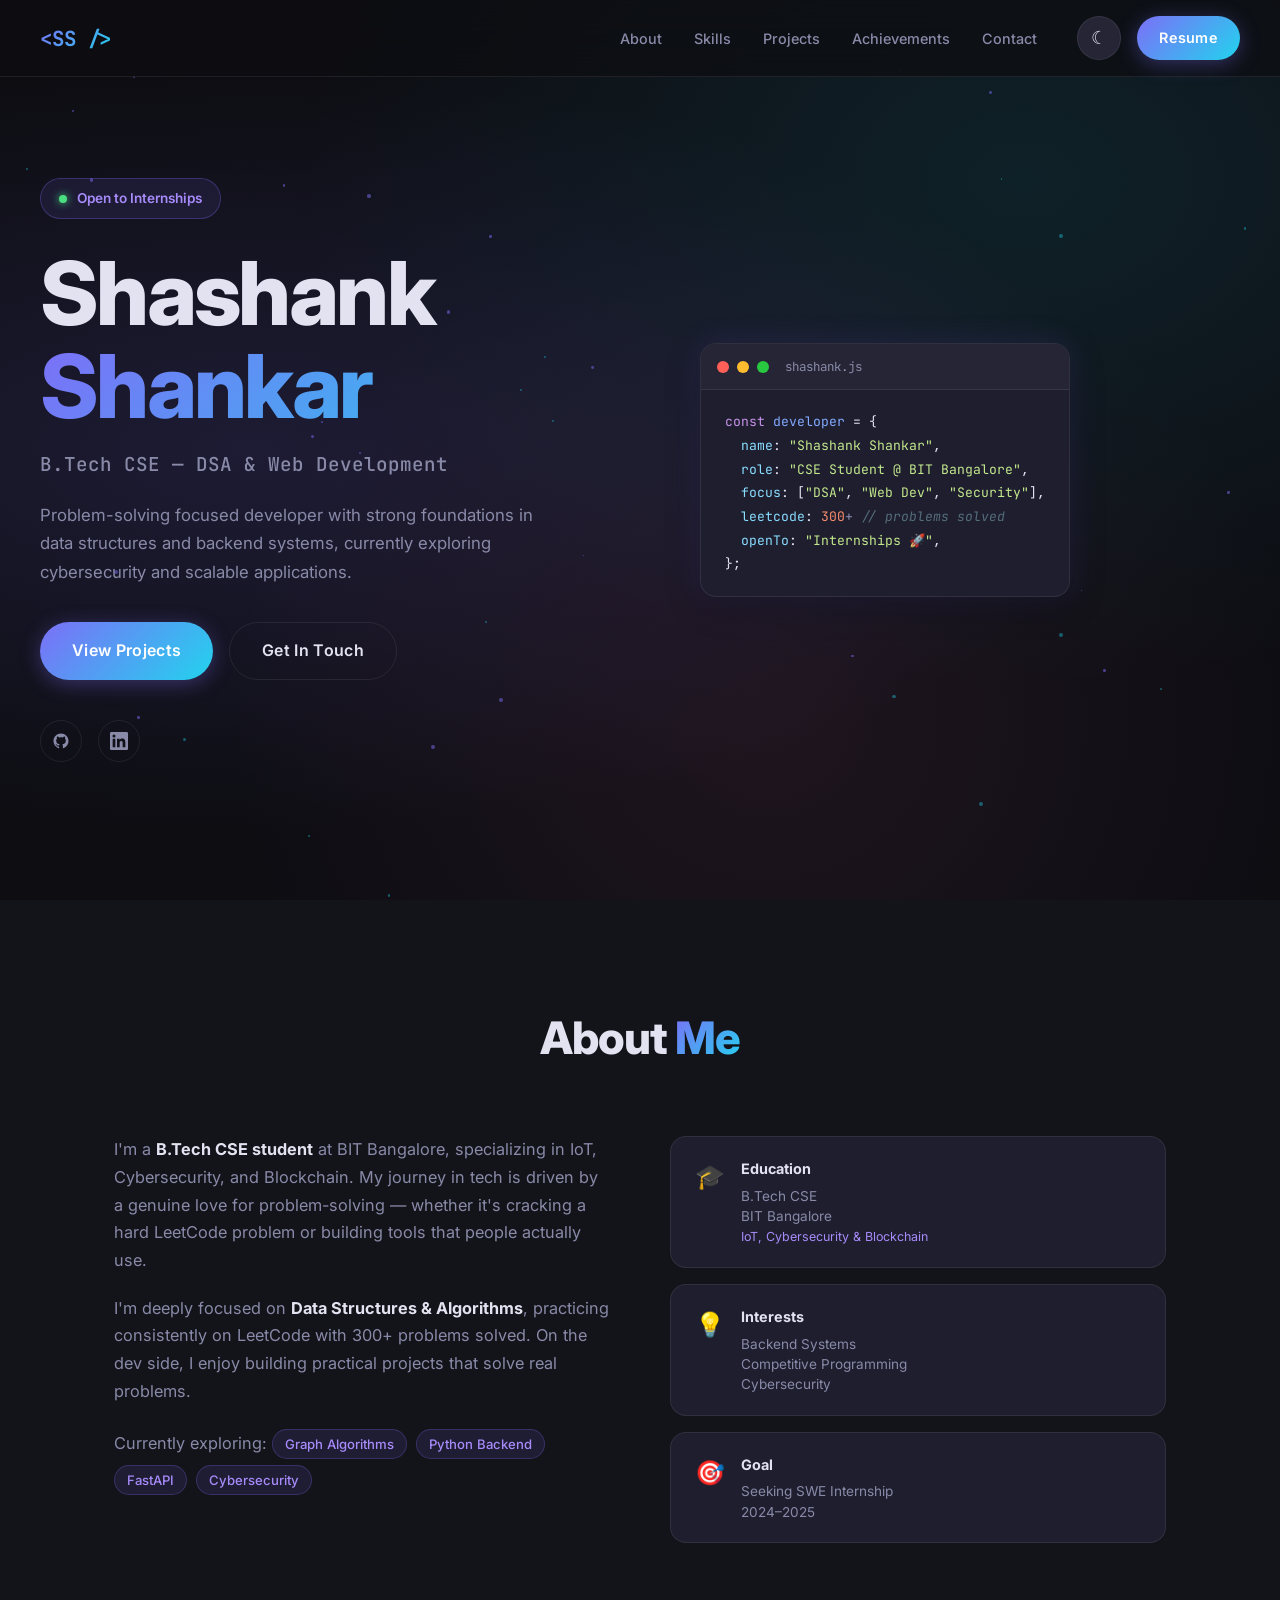
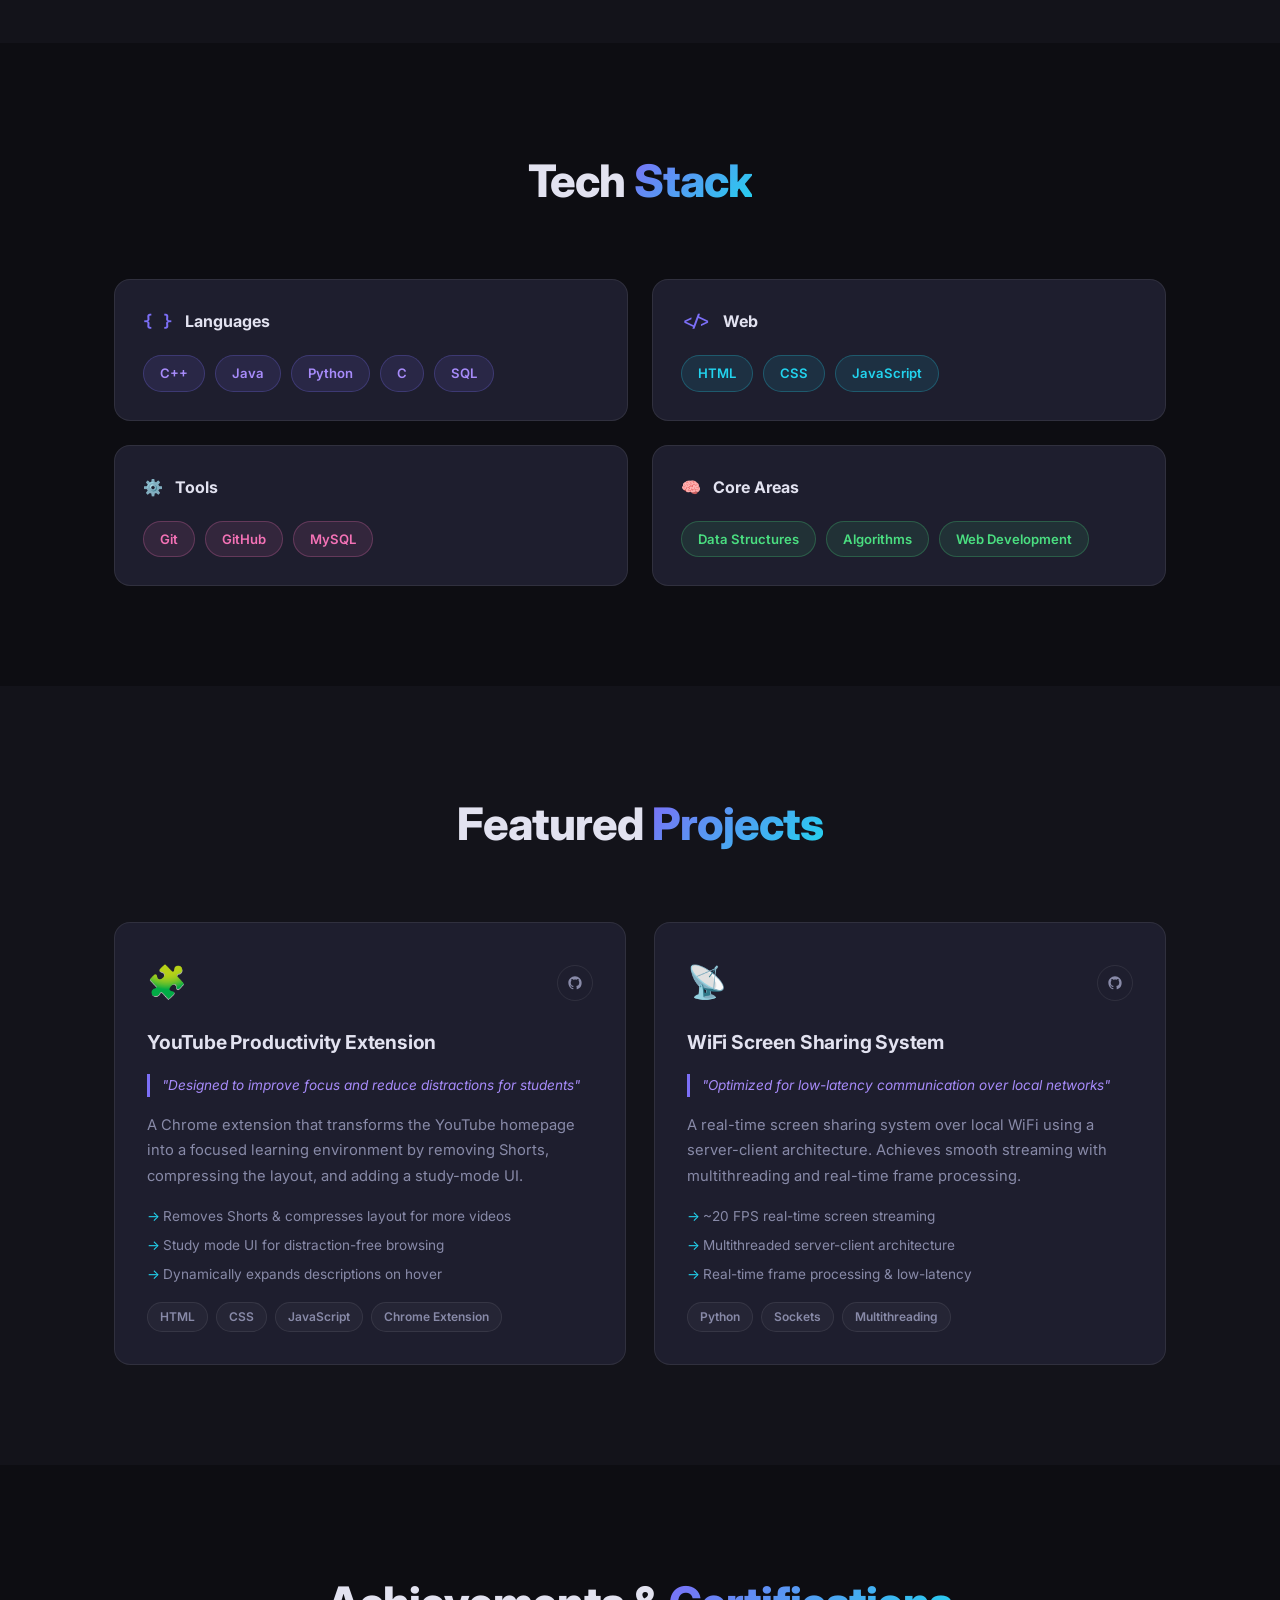
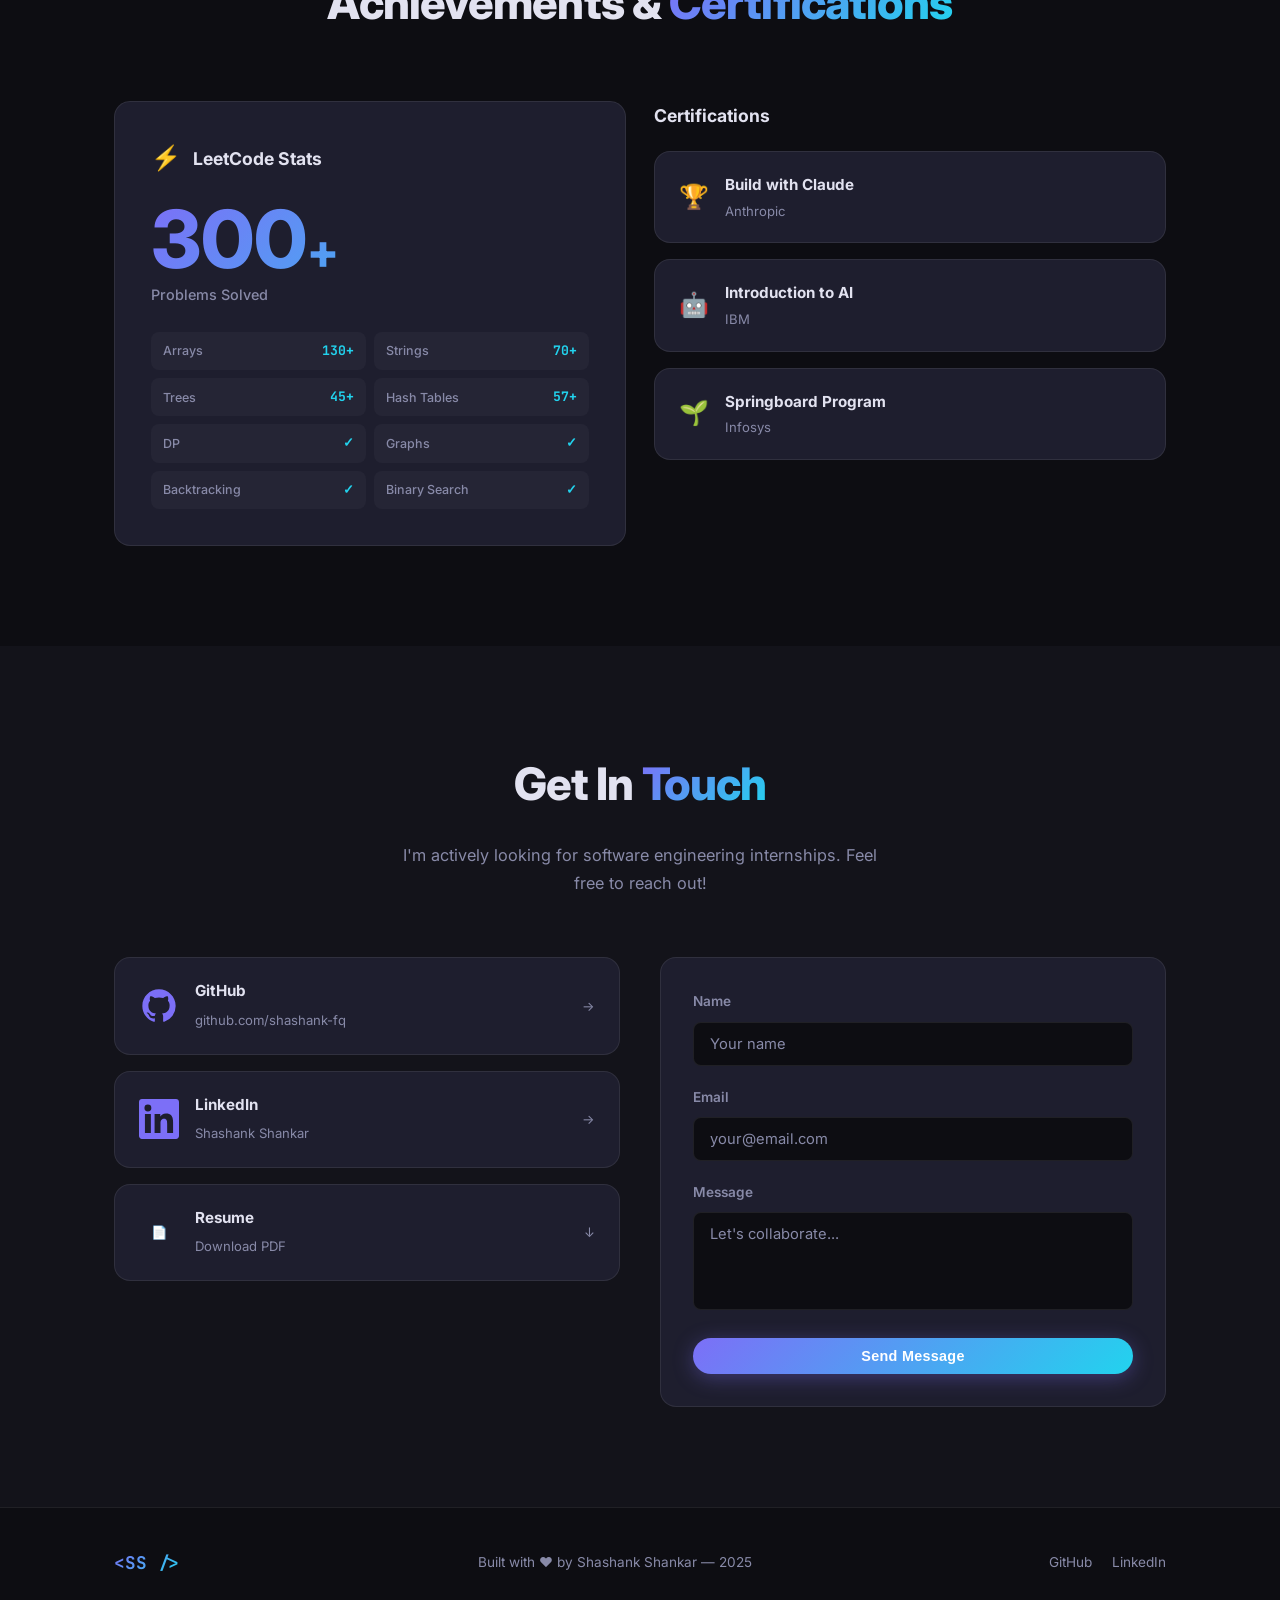
<file: index.html>
<!DOCTYPE html>
<html lang="en" data-theme="dark">
<head>
  <meta charset="UTF-8" />
  <meta name="viewport" content="width=device-width, initial-scale=1.0" />
  <title>Shashank Shankar | Developer Portfolio</title>
  <meta name="description" content="B.Tech CSE student specializing in DSA and Web Development. Seeking software engineering internships." />
  <link rel="preconnect" href="https://fonts.googleapis.com" />
  <link rel="preconnect" href="https://fonts.gstatic.com" crossorigin />
  <link href="https://fonts.googleapis.com/css2?family=Inter:wght@300;400;500;600;700;800&family=JetBrains+Mono:wght@400;500;700&display=swap" rel="stylesheet" />
  <link rel="stylesheet" href="style.css" />
</head>
<body>

  <!-- NAV -->
  <nav id="navbar">
    <div class="nav-inner">
      <a href="#hero" class="nav-logo">&lt;SS /&gt;</a>
      <ul class="nav-links">
        <li><a href="#about">About</a></li>
        <li><a href="#skills">Skills</a></li>
        <li><a href="#projects">Projects</a></li>
        <li><a href="#achievements">Achievements</a></li>
        <li><a href="#contact">Contact</a></li>
      </ul>
      <div class="nav-actions">
        <button id="theme-toggle" aria-label="Toggle theme">
          <span class="icon-sun">&#9728;</span>
          <span class="icon-moon">&#9790;</span>
        </button>
        <a href="#" class="btn btn-primary" id="resume-btn">Resume</a>
      </div>
      <button class="hamburger" id="hamburger" aria-label="Menu">
        <span></span><span></span><span></span>
      </button>
    </div>
    <div class="mobile-menu" id="mobile-menu">
      <a href="#about">About</a>
      <a href="#skills">Skills</a>
      <a href="#projects">Projects</a>
      <a href="#achievements">Achievements</a>
      <a href="#contact">Contact</a>
    </div>
  </nav>

  <!-- HERO -->
  <section id="hero">
    <div class="hero-bg"></div>
    <div class="particles" id="particles"></div>
    <div class="hero-content">
      <div class="hero-badge">
        <span class="badge-dot"></span>
        Open to Internships
      </div>
      <h1 class="hero-name">
        <span class="name-line">Shashank</span>
        <span class="name-line gradient-text">Shankar</span>
      </h1>
      <p class="hero-tagline">B.Tech CSE &mdash; DSA &amp; Web Development</p>
      <p class="hero-intro">
        Problem-solving focused developer with strong foundations in data structures and backend systems,
        currently exploring cybersecurity and scalable applications.
      </p>
      <div class="hero-cta">
        <a href="#projects" class="btn btn-primary btn-lg">View Projects</a>
        <a href="#contact" class="btn btn-outline btn-lg">Get In Touch</a>
      </div>
      <div class="hero-socials">
        <a href="https://github.com/shashank-fq" target="_blank" rel="noopener" aria-label="GitHub">
          <svg viewBox="0 0 24 24" fill="currentColor"><path d="M12 2C6.477 2 2 6.484 2 12.017c0 4.425 2.865 8.18 6.839 9.504.5.092.682-.217.682-.483 0-.237-.008-.868-.013-1.703-2.782.605-3.369-1.343-3.369-1.343-.454-1.158-1.11-1.466-1.11-1.466-.908-.62.069-.608.069-.608 1.003.07 1.531 1.032 1.531 1.032.892 1.53 2.341 1.088 2.91.832.092-.647.35-1.088.636-1.338-2.22-.253-4.555-1.113-4.555-4.951 0-1.093.39-1.988 1.029-2.688-.103-.253-.446-1.272.098-2.65 0 0 .84-.27 2.75 1.026A9.564 9.564 0 0112 6.844c.85.004 1.705.115 2.504.337 1.909-1.296 2.747-1.027 2.747-1.027.546 1.379.202 2.398.1 2.651.64.7 1.028 1.595 1.028 2.688 0 3.848-2.339 4.695-4.566 4.943.359.309.678.92.678 1.855 0 1.338-.012 2.419-.012 2.747 0 .268.18.58.688.482A10.019 10.019 0 0022 12.017C22 6.484 17.522 2 12 2z"/></svg>
        </a>
        <a href="https://www.linkedin.com/in/shashank-shankar-a18a5431a/" target="_blank" rel="noopener" aria-label="LinkedIn">
          <svg viewBox="0 0 24 24" fill="currentColor"><path d="M20.447 20.452h-3.554v-5.569c0-1.328-.027-3.037-1.852-3.037-1.853 0-2.136 1.445-2.136 2.939v5.667H9.351V9h3.414v1.561h.046c.477-.9 1.637-1.85 3.37-1.85 3.601 0 4.267 2.37 4.267 5.455v6.286zM5.337 7.433a2.062 2.062 0 01-2.063-2.065 2.064 2.064 0 112.063 2.065zm1.782 13.019H3.555V9h3.564v11.452zM22.225 0H1.771C.792 0 0 .774 0 1.729v20.542C0 23.227.792 24 1.771 24h20.451C23.2 24 24 23.227 24 22.271V1.729C24 .774 23.2 0 22.222 0h.003z"/></svg>
        </a>
      </div>
    </div>
    <div class="hero-code-block">
      <div class="code-window">
        <div class="code-titlebar">
          <span class="dot red"></span><span class="dot yellow"></span><span class="dot green"></span>
          <span class="code-filename">shashank.js</span>
        </div>
        <pre class="code-content"><span class="kw">const</span> <span class="var">developer</span> = {
  <span class="key">name</span>: <span class="str">"Shashank Shankar"</span>,
  <span class="key">role</span>: <span class="str">"CSE Student @ BIT Bangalore"</span>,
  <span class="key">focus</span>: [<span class="str">"DSA"</span>, <span class="str">"Web Dev"</span>, <span class="str">"Security"</span>],
  <span class="key">leetcode</span>: <span class="num">300</span><span class="op">+</span> <span class="cm">// problems solved</span>
  <span class="key">openTo</span>: <span class="str">"Internships 🚀"</span>,
};</pre>
      </div>
    </div>
  </section>

  <!-- ABOUT -->
  <section id="about">
    <div class="container">
      <h2 class="section-title">About <span class="gradient-text">Me</span></h2>
      <div class="about-grid">
        <div class="about-text">
          <p>I'm a <strong>B.Tech CSE student</strong> at BIT Bangalore, specializing in IoT, Cybersecurity, and Blockchain. My journey in tech is driven by a genuine love for problem-solving — whether it's cracking a hard LeetCode problem or building tools that people actually use.</p>
          <p>I'm deeply focused on <strong>Data Structures & Algorithms</strong>, practicing consistently on LeetCode with 300+ problems solved. On the dev side, I enjoy building practical projects that solve real problems.</p>
          <p>Currently exploring: <span class="tag">Graph Algorithms</span> <span class="tag">Python Backend</span> <span class="tag">FastAPI</span> <span class="tag">Cybersecurity</span></p>
        </div>
        <div class="about-cards">
          <div class="info-card">
            <div class="info-icon">🎓</div>
            <div>
              <h4>Education</h4>
              <p>B.Tech CSE<br/>BIT Bangalore<br/><small>IoT, Cybersecurity &amp; Blockchain</small></p>
            </div>
          </div>
          <div class="info-card">
            <div class="info-icon">💡</div>
            <div>
              <h4>Interests</h4>
              <p>Backend Systems<br/>Competitive Programming<br/>Cybersecurity</p>
            </div>
          </div>
          <div class="info-card">
            <div class="info-icon">🎯</div>
            <div>
              <h4>Goal</h4>
              <p>Seeking SWE Internship<br/>2024–2025</p>
            </div>
          </div>
        </div>
      </div>
    </div>
  </section>

  <!-- SKILLS -->
  <section id="skills">
    <div class="container">
      <h2 class="section-title">Tech <span class="gradient-text">Stack</span></h2>
      <div class="skills-grid">
        <div class="skill-category">
          <div class="skill-cat-header">
            <span class="skill-cat-icon">{ }</span>
            <h3>Languages</h3>
          </div>
          <div class="skill-pills">
            <span class="pill pill-lang">C++</span>
            <span class="pill pill-lang">Java</span>
            <span class="pill pill-lang">Python</span>
            <span class="pill pill-lang">C</span>
            <span class="pill pill-lang">SQL</span>
          </div>
        </div>
        <div class="skill-category">
          <div class="skill-cat-header">
            <span class="skill-cat-icon">&lt;/&gt;</span>
            <h3>Web</h3>
          </div>
          <div class="skill-pills">
            <span class="pill pill-web">HTML</span>
            <span class="pill pill-web">CSS</span>
            <span class="pill pill-web">JavaScript</span>
          </div>
        </div>
        <div class="skill-category">
          <div class="skill-cat-header">
            <span class="skill-cat-icon">⚙️</span>
            <h3>Tools</h3>
          </div>
          <div class="skill-pills">
            <span class="pill pill-tool">Git</span>
            <span class="pill pill-tool">GitHub</span>
            <span class="pill pill-tool">MySQL</span>
          </div>
        </div>
        <div class="skill-category">
          <div class="skill-cat-header">
            <span class="skill-cat-icon">🧠</span>
            <h3>Core Areas</h3>
          </div>
          <div class="skill-pills">
            <span class="pill pill-core">Data Structures</span>
            <span class="pill pill-core">Algorithms</span>
            <span class="pill pill-core">Web Development</span>
          </div>
        </div>
      </div>
    </div>
  </section>

  <!-- PROJECTS -->
  <section id="projects">
    <div class="container">
      <h2 class="section-title">Featured <span class="gradient-text">Projects</span></h2>
      <div class="projects-grid">

        <div class="project-card">
          <div class="project-header">
            <div class="project-icon">🧩</div>
            <div class="project-links">
              <a href="https://github.com/shashank-fq/utuob-extention" target="_blank" rel="noopener" class="project-link" aria-label="GitHub">
                <svg viewBox="0 0 24 24" fill="currentColor"><path d="M12 2C6.477 2 2 6.484 2 12.017c0 4.425 2.865 8.18 6.839 9.504.5.092.682-.217.682-.483 0-.237-.008-.868-.013-1.703-2.782.605-3.369-1.343-3.369-1.343-.454-1.158-1.11-1.466-1.11-1.466-.908-.62.069-.608.069-.608 1.003.07 1.531 1.032 1.531 1.032.892 1.53 2.341 1.088 2.91.832.092-.647.35-1.088.636-1.338-2.22-.253-4.555-1.113-4.555-4.951 0-1.093.39-1.988 1.029-2.688-.103-.253-.446-1.272.098-2.65 0 0 .84-.27 2.75 1.026A9.564 9.564 0 0112 6.844c.85.004 1.705.115 2.504.337 1.909-1.296 2.747-1.027 2.747-1.027.546 1.379.202 2.398.1 2.651.64.7 1.028 1.595 1.028 2.688 0 3.848-2.339 4.695-4.566 4.943.359.309.678.92.678 1.855 0 1.338-.012 2.419-.012 2.747 0 .268.18.58.688.482A10.019 10.019 0 0022 12.017C22 6.484 17.522 2 12 2z"/></svg>
              </a>
            </div>
          </div>
          <h3 class="project-title">YouTube Productivity Extension</h3>
          <p class="project-quote">"Designed to improve focus and reduce distractions for students"</p>
          <p class="project-desc">A Chrome extension that transforms the YouTube homepage into a focused learning environment by removing Shorts, compressing the layout, and adding a study-mode UI.</p>
          <ul class="project-features">
            <li>Removes Shorts &amp; compresses layout for more videos</li>
            <li>Study mode UI for distraction-free browsing</li>
            <li>Dynamically expands descriptions on hover</li>
          </ul>
          <div class="project-tech">
            <span class="tech-tag">HTML</span>
            <span class="tech-tag">CSS</span>
            <span class="tech-tag">JavaScript</span>
            <span class="tech-tag">Chrome Extension</span>
          </div>
        </div>

        <div class="project-card">
          <div class="project-header">
            <div class="project-icon">📡</div>
            <div class="project-links">
              <a href="https://github.com/shashank-fq/1-to-1-" target="_blank" rel="noopener" class="project-link" aria-label="GitHub">
                <svg viewBox="0 0 24 24" fill="currentColor"><path d="M12 2C6.477 2 2 6.484 2 12.017c0 4.425 2.865 8.18 6.839 9.504.5.092.682-.217.682-.483 0-.237-.008-.868-.013-1.703-2.782.605-3.369-1.343-3.369-1.343-.454-1.158-1.11-1.466-1.11-1.466-.908-.62.069-.608.069-.608 1.003.07 1.531 1.032 1.531 1.032.892 1.53 2.341 1.088 2.91.832.092-.647.35-1.088.636-1.338-2.22-.253-4.555-1.113-4.555-4.951 0-1.093.39-1.988 1.029-2.688-.103-.253-.446-1.272.098-2.65 0 0 .84-.27 2.75 1.026A9.564 9.564 0 0112 6.844c.85.004 1.705.115 2.504.337 1.909-1.296 2.747-1.027 2.747-1.027.546 1.379.202 2.398.1 2.651.64.7 1.028 1.595 1.028 2.688 0 3.848-2.339 4.695-4.566 4.943.359.309.678.92.678 1.855 0 1.338-.012 2.419-.012 2.747 0 .268.18.58.688.482A10.019 10.019 0 0022 12.017C22 6.484 17.522 2 12 2z"/></svg>
              </a>
            </div>
          </div>
          <h3 class="project-title">WiFi Screen Sharing System</h3>
          <p class="project-quote">"Optimized for low-latency communication over local networks"</p>
          <p class="project-desc">A real-time screen sharing system over local WiFi using a server-client architecture. Achieves smooth streaming with multithreading and real-time frame processing.</p>
          <ul class="project-features">
            <li>~20 FPS real-time screen streaming</li>
            <li>Multithreaded server-client architecture</li>
            <li>Real-time frame processing &amp; low-latency</li>
          </ul>
          <div class="project-tech">
            <span class="tech-tag">Python</span>
            <span class="tech-tag">Sockets</span>
            <span class="tech-tag">Multithreading</span>
          </div>
        </div>

      </div>
    </div>
  </section>

  <!-- ACHIEVEMENTS -->
  <section id="achievements">
    <div class="container">
      <h2 class="section-title">Achievements &amp; <span class="gradient-text">Certifications</span></h2>
      <div class="achievements-grid">
        <div class="achieve-card leetcode-card">
          <div class="achieve-header">
            <span class="achieve-icon">⚡</span>
            <h3>LeetCode Stats</h3>
          </div>
          <div class="lc-big-stat">300<span class="plus">+</span></div>
          <p class="lc-label">Problems Solved</p>
          <div class="lc-breakdown">
            <div class="lc-item"><span class="lc-cat">Arrays</span><span class="lc-count">130+</span></div>
            <div class="lc-item"><span class="lc-cat">Strings</span><span class="lc-count">70+</span></div>
            <div class="lc-item"><span class="lc-cat">Trees</span><span class="lc-count">45+</span></div>
            <div class="lc-item"><span class="lc-cat">Hash Tables</span><span class="lc-count">57+</span></div>
            <div class="lc-item"><span class="lc-cat">DP</span><span class="lc-count">✓</span></div>
            <div class="lc-item"><span class="lc-cat">Graphs</span><span class="lc-count">✓</span></div>
            <div class="lc-item"><span class="lc-cat">Backtracking</span><span class="lc-count">✓</span></div>
            <div class="lc-item"><span class="lc-cat">Binary Search</span><span class="lc-count">✓</span></div>
          </div>
        </div>
        <div class="certs-col">
          <h3 class="certs-title">Certifications</h3>
          <div class="cert-card">
            <div class="cert-badge">🏆</div>
            <div class="cert-info">
              <h4>Build with Claude</h4>
              <p>Anthropic</p>
            </div>
          </div>
          <div class="cert-card">
            <div class="cert-badge">🤖</div>
            <div class="cert-info">
              <h4>Introduction to AI</h4>
              <p>IBM</p>
            </div>
          </div>
          <div class="cert-card">
            <div class="cert-badge">🌱</div>
            <div class="cert-info">
              <h4>Springboard Program</h4>
              <p>Infosys</p>
            </div>
          </div>
        </div>
      </div>
    </div>
  </section>

  <!-- CONTACT -->
  <section id="contact">
    <div class="container">
      <h2 class="section-title">Get In <span class="gradient-text">Touch</span></h2>
      <p class="contact-sub">I'm actively looking for software engineering internships. Feel free to reach out!</p>
      <div class="contact-grid">
        <div class="contact-links">
          <a href="https://github.com/shashank-fq" target="_blank" rel="noopener" class="contact-card">
            <svg class="contact-icon" viewBox="0 0 24 24" fill="currentColor"><path d="M12 2C6.477 2 2 6.484 2 12.017c0 4.425 2.865 8.18 6.839 9.504.5.092.682-.217.682-.483 0-.237-.008-.868-.013-1.703-2.782.605-3.369-1.343-3.369-1.343-.454-1.158-1.11-1.466-1.11-1.466-.908-.62.069-.608.069-.608 1.003.07 1.531 1.032 1.531 1.032.892 1.53 2.341 1.088 2.91.832.092-.647.35-1.088.636-1.338-2.22-.253-4.555-1.113-4.555-4.951 0-1.093.39-1.988 1.029-2.688-.103-.253-.446-1.272.098-2.65 0 0 .84-.27 2.75 1.026A9.564 9.564 0 0112 6.844c.85.004 1.705.115 2.504.337 1.909-1.296 2.747-1.027 2.747-1.027.546 1.379.202 2.398.1 2.651.64.7 1.028 1.595 1.028 2.688 0 3.848-2.339 4.695-4.566 4.943.359.309.678.92.678 1.855 0 1.338-.012 2.419-.012 2.747 0 .268.18.58.688.482A10.019 10.019 0 0022 12.017C22 6.484 17.522 2 12 2z"/></svg>
            <div>
              <h4>GitHub</h4>
              <span>github.com/shashank-fq</span>
            </div>
            <span class="contact-arrow">→</span>
          </a>
          <a href="https://www.linkedin.com/in/shashank-shankar-a18a5431a/" target="_blank" rel="noopener" class="contact-card">
            <svg class="contact-icon" viewBox="0 0 24 24" fill="currentColor"><path d="M20.447 20.452h-3.554v-5.569c0-1.328-.027-3.037-1.852-3.037-1.853 0-2.136 1.445-2.136 2.939v5.667H9.351V9h3.414v1.561h.046c.477-.9 1.637-1.85 3.37-1.85 3.601 0 4.267 2.37 4.267 5.455v6.286zM5.337 7.433a2.062 2.062 0 01-2.063-2.065 2.064 2.064 0 112.063 2.065zm1.782 13.019H3.555V9h3.564v11.452zM22.225 0H1.771C.792 0 0 .774 0 1.729v20.542C0 23.227.792 24 1.771 24h20.451C23.2 24 24 23.227 24 22.271V1.729C24 .774 23.2 0 22.222 0h.003z"/></svg>
            <div>
              <h4>LinkedIn</h4>
              <span>Shashank Shankar</span>
            </div>
            <span class="contact-arrow">→</span>
          </a>
          <a href="#" class="contact-card" id="resume-download">
            <span class="contact-icon-emoji">📄</span>
            <div>
              <h4>Resume</h4>
              <span>Download PDF</span>
            </div>
            <span class="contact-arrow">↓</span>
          </a>
        </div>
        <form class="contact-form" id="contact-form">
          <div class="form-group">
            <label for="name">Name</label>
            <input type="text" id="name" placeholder="Your name" required />
          </div>
          <div class="form-group">
            <label for="email">Email</label>
            <input type="email" id="email" placeholder="your@email.com" required />
          </div>
          <div class="form-group">
            <label for="message">Message</label>
            <textarea id="message" rows="4" placeholder="Let's collaborate..." required></textarea>
          </div>
          <button type="submit" class="btn btn-primary btn-full">Send Message</button>
          <div class="form-success" id="form-success">✅ Message sent! (demo)</div>
        </form>
      </div>
    </div>
  </section>

  <!-- FOOTER -->
  <footer>
    <div class="container footer-inner">
      <p class="footer-logo">&lt;SS /&gt;</p>
      <p class="footer-copy">Built with ❤️ by Shashank Shankar &mdash; 2025</p>
      <div class="footer-socials">
        <a href="https://github.com/shashank-fq" target="_blank" rel="noopener">GitHub</a>
        <a href="https://www.linkedin.com/in/shashank-shankar-a18a5431a/" target="_blank" rel="noopener">LinkedIn</a>
      </div>
    </div>
  </footer>

  <script src="script.js"></script>
</body>
</html>
</file>
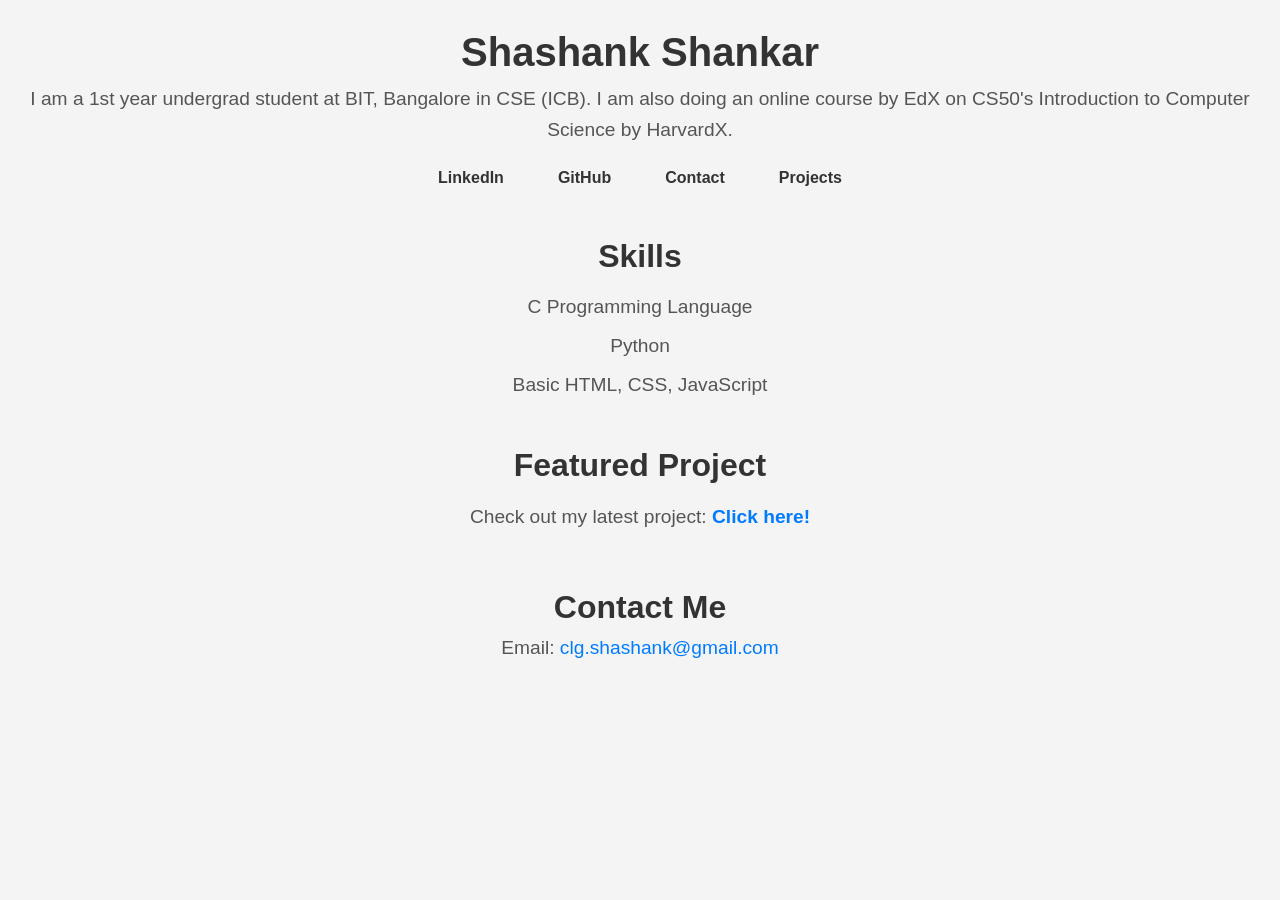
<file: portfolio.html>
<!DOCTYPE html>
<html lang="en">
<head>
    <meta charset="UTF-8">
    <meta name="viewport" content="width=device-width, initial-scale=1.0">
    <title>Shashank Shankar's Portfolio</title>
    <link rel="stylesheet" href="portfolio.css">
</head>
<body>
    <header>
        <h1>Shashank Shankar</h1>
        <p>I am a 1st year undergrad student at BIT, Bangalore in CSE (ICB). I am also doing an online course by EdX on CS50's Introduction to Computer Science by HarvardX.</p>
    </header>

    <nav>
        <ul>
            <li><a href="https://www.linkedin.com/in/shashank-shankar-a18a5431a" target="_blank">LinkedIn</a></li>
            <li><a href="https://github.com/shashank-fq" target="_blank">GitHub</a></li>
            <li><a href="#contact">Contact</a></li>
            <li><a href="#projects">Projects</a></li>
        </ul>
    </nav>

    <section id="skills">
        <h2>Skills</h2>
        <ul>
            <li>C Programming Language</li>
            <li>Python</li>
            <li>Basic HTML, CSS, JavaScript</li>
        </ul>
    </section>

    <section id="projects">
        <h2>Featured Project</h2>
        <p>Check out my latest project: <a href="https://youtu.be/dQw4w9WgXcQ" target="_blank">Click here!</a></p>
    </section>

    <footer id="contact">
        <h2>Contact Me</h2>
        <p>Email: <a href="mailto:clg.shashank@gmail.com">clg.shashank@gmail.com</a></p>
    </footer>

    <script src="portfolio.js"></script>
</body>
</html>
</file>
<file: style.css>
/* ===== CSS VARIABLES ===== */
:root {
  --bg: #0d0d12;
  --bg2: #13131a;
  --bg3: #1a1a24;
  --surface: #1e1e2e;
  --surface2: #252535;
  --border: rgba(255,255,255,0.08);
  --text: #e2e2f0;
  --text-muted: #888aa8;
  --primary: #7c6ff7;
  --primary-light: #a78bfa;
  --secondary: #22d3ee;
  --accent: #f472b6;
  --gradient: linear-gradient(135deg, #7c6ff7, #22d3ee);
  --gradient2: linear-gradient(135deg, #f472b6, #7c6ff7);
  --shadow: 0 8px 32px rgba(0,0,0,0.4);
  --shadow-glow: 0 0 30px rgba(124,111,247,0.2);
  --radius: 16px;
  --radius-sm: 8px;
  --transition: all 0.3s cubic-bezier(0.4,0,0.2,1);
}

[data-theme="light"] {
  --bg: #f8f8ff;
  --bg2: #f0f0fa;
  --bg3: #e8e8f8;
  --surface: #ffffff;
  --surface2: #f4f4fd;
  --border: rgba(0,0,0,0.08);
  --text: #1a1a2e;
  --text-muted: #5a5a7a;
  --shadow: 0 8px 32px rgba(0,0,0,0.1);
  --shadow-glow: 0 0 30px rgba(124,111,247,0.15);
}

/* ===== RESET & BASE ===== */
*, *::before, *::after { box-sizing: border-box; margin: 0; padding: 0; }

html { scroll-behavior: smooth; font-size: 16px; }

body {
  font-family: 'Inter', sans-serif;
  background: var(--bg);
  color: var(--text);
  line-height: 1.7;
  overflow-x: hidden;
  transition: background 0.3s, color 0.3s;
}

.container { max-width: 1100px; margin: 0 auto; padding: 0 24px; }

section { padding: 100px 0; }

/* ===== SCROLLBAR ===== */
::-webkit-scrollbar { width: 6px; }
::-webkit-scrollbar-track { background: var(--bg); }
::-webkit-scrollbar-thumb { background: var(--primary); border-radius: 3px; }

/* ===== GRADIENT TEXT ===== */
.gradient-text {
  background: var(--gradient);
  -webkit-background-clip: text;
  -webkit-text-fill-color: transparent;
  background-clip: text;
}

/* ===== BUTTONS ===== */
.btn {
  display: inline-flex; align-items: center; gap: 8px;
  padding: 10px 22px; border-radius: 50px; font-weight: 600;
  font-size: 0.9rem; text-decoration: none; cursor: pointer;
  border: none; transition: var(--transition); letter-spacing: 0.02em;
}
.btn-primary {
  background: var(--gradient); color: #fff;
  box-shadow: 0 4px 20px rgba(124,111,247,0.35);
}
.btn-primary:hover { transform: translateY(-2px); box-shadow: 0 8px 30px rgba(124,111,247,0.5); }
.btn-outline {
  background: transparent; color: var(--text);
  border: 1.5px solid var(--border);
}
.btn-outline:hover { border-color: var(--primary); color: var(--primary); transform: translateY(-2px); }
.btn-lg { padding: 14px 32px; font-size: 1rem; }
.btn-full { width: 100%; justify-content: center; }

/* ===== SECTION TITLE ===== */
.section-title {
  font-size: clamp(2rem, 4vw, 2.8rem);
  font-weight: 800; margin-bottom: 60px;
  text-align: center; letter-spacing: -0.02em;
}

/* ===== NAVBAR ===== */
#navbar {
  position: fixed; top: 0; left: 0; right: 0; z-index: 1000;
  padding: 16px 40px;
  background: rgba(13,13,18,0.7);
  backdrop-filter: blur(20px);
  -webkit-backdrop-filter: blur(20px);
  border-bottom: 1px solid var(--border);
  transition: var(--transition);
}
[data-theme="light"] #navbar { background: rgba(248,248,255,0.8); }
#navbar.scrolled { padding: 12px 40px; }

.nav-inner { display: flex; align-items: center; gap: 40px; max-width: 1200px; margin: 0 auto; }

.nav-logo {
  font-family: 'JetBrains Mono', monospace;
  font-size: 1.3rem; font-weight: 700;
  background: var(--gradient); -webkit-background-clip: text;
  -webkit-text-fill-color: transparent; background-clip: text;
  text-decoration: none; flex-shrink: 0;
}

.nav-links { display: flex; gap: 32px; list-style: none; margin-left: auto; }
.nav-links a {
  text-decoration: none; color: var(--text-muted); font-size: 0.9rem;
  font-weight: 500; transition: var(--transition); position: relative;
}
.nav-links a::after {
  content: ''; position: absolute; bottom: -4px; left: 0;
  width: 0; height: 2px; background: var(--gradient);
  transition: width 0.3s;
}
.nav-links a:hover { color: var(--text); }
.nav-links a:hover::after { width: 100%; }

.nav-actions { display: flex; align-items: center; gap: 16px; }

#theme-toggle {
  background: var(--surface2); border: 1px solid var(--border);
  border-radius: 50px; width: 44px; height: 44px;
  cursor: pointer; font-size: 1.1rem; display: flex;
  align-items: center; justify-content: center;
  transition: var(--transition); color: var(--text);
}
#theme-toggle:hover { border-color: var(--primary); }

[data-theme="dark"] .icon-sun { display: none; }
[data-theme="light"] .icon-moon { display: none; }

.hamburger { display: none; flex-direction: column; gap: 5px; background: none; border: none; cursor: pointer; padding: 4px; }
.hamburger span { display: block; width: 24px; height: 2px; background: var(--text); border-radius: 2px; transition: var(--transition); }

.mobile-menu {
  display: none; flex-direction: column; gap: 0;
  padding: 0 40px; overflow: hidden; max-height: 0;
  transition: max-height 0.3s ease, padding 0.3s ease;
}
.mobile-menu.open { display: flex; max-height: 300px; padding: 16px 40px; }
.mobile-menu a { padding: 12px 0; color: var(--text-muted); text-decoration: none; font-weight: 500; border-bottom: 1px solid var(--border); }
.mobile-menu a:last-child { border-bottom: none; }

/* ===== HERO ===== */
#hero {
  min-height: 100vh; display: flex; align-items: center;
  position: relative; overflow: hidden; padding: 120px 40px 80px;
  gap: 60px;
}

.hero-bg {
  position: absolute; inset: 0;
  background: radial-gradient(ellipse at 20% 50%, rgba(124,111,247,0.15) 0%, transparent 60%),
              radial-gradient(ellipse at 80% 20%, rgba(34,211,238,0.1) 0%, transparent 50%),
              radial-gradient(ellipse at 60% 80%, rgba(244,114,182,0.08) 0%, transparent 50%);
}

.particles { position: absolute; inset: 0; pointer-events: none; }

.hero-content { position: relative; z-index: 2; max-width: 600px; flex: 1; }

.hero-badge {
  display: inline-flex; align-items: center; gap: 10px;
  background: rgba(124,111,247,0.1); border: 1px solid rgba(124,111,247,0.3);
  border-radius: 50px; padding: 8px 18px; font-size: 0.85rem;
  font-weight: 600; color: var(--primary-light); margin-bottom: 28px;
  animation: fadeInDown 0.6s ease;
}

.badge-dot {
  width: 8px; height: 8px; border-radius: 50%;
  background: #4ade80; box-shadow: 0 0 8px #4ade80;
  animation: pulse 2s infinite;
}

@keyframes pulse {
  0%, 100% { opacity: 1; transform: scale(1); }
  50% { opacity: 0.6; transform: scale(0.8); }
}

.hero-name {
  font-size: clamp(3rem, 7vw, 5.5rem); font-weight: 800;
  line-height: 1.05; letter-spacing: -0.03em; margin-bottom: 16px;
  animation: fadeInUp 0.7s 0.1s both;
}
.name-line { display: block; }

.hero-tagline {
  font-size: clamp(1rem, 2.5vw, 1.2rem); color: var(--text-muted);
  font-weight: 500; margin-bottom: 20px;
  font-family: 'JetBrains Mono', monospace;
  animation: fadeInUp 0.7s 0.2s both;
}

.hero-intro {
  font-size: 1.05rem; color: var(--text-muted); margin-bottom: 36px;
  max-width: 520px; animation: fadeInUp 0.7s 0.3s both;
}

.hero-cta { display: flex; gap: 16px; flex-wrap: wrap; margin-bottom: 40px; animation: fadeInUp 0.7s 0.4s both; }

.hero-socials {
  display: flex; gap: 16px; animation: fadeInUp 0.7s 0.5s both;
}
.hero-socials a {
  width: 42px; height: 42px; border-radius: 50%;
  border: 1.5px solid var(--border); display: flex;
  align-items: center; justify-content: center;
  color: var(--text-muted); transition: var(--transition);
}
.hero-socials a svg { width: 18px; height: 18px; }
.hero-socials a:hover { border-color: var(--primary); color: var(--primary); transform: translateY(-3px); }

/* Code block */
.hero-code-block {
  position: relative; z-index: 2; flex-shrink: 0;
  animation: fadeInRight 0.8s 0.3s both;
}

.code-window {
  background: var(--surface); border: 1px solid var(--border);
  border-radius: var(--radius); overflow: hidden;
  box-shadow: var(--shadow), var(--shadow-glow);
  min-width: 340px; max-width: 400px;
}

.code-titlebar {
  background: var(--surface2); padding: 12px 16px;
  display: flex; align-items: center; gap: 8px;
  border-bottom: 1px solid var(--border);
}
.dot { width: 12px; height: 12px; border-radius: 50%; }
.dot.red { background: #ff5f57; }
.dot.yellow { background: #febc2e; }
.dot.green { background: #28c840; }
.code-filename { font-family: 'JetBrains Mono', monospace; font-size: 0.78rem; color: var(--text-muted); margin-left: 8px; }

.code-content {
  padding: 20px 24px; font-family: 'JetBrains Mono', monospace;
  font-size: 0.82rem; line-height: 1.8; overflow-x: auto;
  white-space: pre;
}
.kw { color: #c792ea; }
.var { color: #82aaff; }
.key { color: #89ddff; }
.str { color: #c3e88d; }
.num { color: #f78c6c; }
.op { color: var(--text-muted); }
.cm { color: #546e7a; font-style: italic; }

/* Animations */
@keyframes fadeInDown { from { opacity: 0; transform: translateY(-20px); } to { opacity: 1; transform: translateY(0); } }
@keyframes fadeInUp { from { opacity: 0; transform: translateY(20px); } to { opacity: 1; transform: translateY(0); } }
@keyframes fadeInRight { from { opacity: 0; transform: translateX(30px); } to { opacity: 1; transform: translateX(0); } }

/* ===== ABOUT ===== */
#about { background: var(--bg2); }

.about-grid { display: grid; grid-template-columns: 1fr 1fr; gap: 60px; align-items: start; }

.about-text p { color: var(--text-muted); margin-bottom: 20px; font-size: 1.02rem; }
.about-text strong { color: var(--text); }

.tag {
  display: inline-block; background: rgba(124,111,247,0.12);
  border: 1px solid rgba(124,111,247,0.25); color: var(--primary-light);
  border-radius: 20px; padding: 3px 12px; font-size: 0.82rem;
  font-weight: 500; margin: 3px 4px 3px 0;
}

.about-cards { display: flex; flex-direction: column; gap: 16px; }

.info-card {
  background: var(--surface); border: 1px solid var(--border);
  border-radius: var(--radius); padding: 20px 24px;
  display: flex; gap: 16px; align-items: flex-start;
  transition: var(--transition);
}
.info-card:hover { border-color: var(--primary); transform: translateX(6px); }
.info-icon { font-size: 1.5rem; flex-shrink: 0; }
.info-card h4 { font-size: 0.9rem; font-weight: 700; color: var(--text); margin-bottom: 4px; }
.info-card p { font-size: 0.85rem; color: var(--text-muted); line-height: 1.5; }
.info-card small { color: var(--primary-light); font-size: 0.78rem; }

/* ===== SKILLS ===== */
#skills { background: var(--bg); }

.skills-grid { display: grid; grid-template-columns: repeat(2, 1fr); gap: 24px; }

.skill-category {
  background: var(--surface); border: 1px solid var(--border);
  border-radius: var(--radius); padding: 28px;
  transition: var(--transition);
}
.skill-category:hover { border-color: rgba(124,111,247,0.4); box-shadow: var(--shadow-glow); }

.skill-cat-header { display: flex; align-items: center; gap: 12px; margin-bottom: 20px; }
.skill-cat-icon { font-family: 'JetBrains Mono', monospace; font-size: 1rem; color: var(--primary); font-weight: 700; }
.skill-cat-header h3 { font-size: 1rem; font-weight: 700; }

.skill-pills { display: flex; flex-wrap: wrap; gap: 10px; }

.pill {
  padding: 6px 16px; border-radius: 50px; font-size: 0.82rem;
  font-weight: 600; transition: var(--transition); cursor: default;
}
.pill-lang { background: rgba(124,111,247,0.12); border: 1px solid rgba(124,111,247,0.25); color: var(--primary-light); }
.pill-web { background: rgba(34,211,238,0.1); border: 1px solid rgba(34,211,238,0.25); color: #22d3ee; }
.pill-tool { background: rgba(244,114,182,0.1); border: 1px solid rgba(244,114,182,0.25); color: #f472b6; }
.pill-core { background: rgba(74,222,128,0.1); border: 1px solid rgba(74,222,128,0.25); color: #4ade80; }
.pill:hover { transform: translateY(-2px); filter: brightness(1.2); }

/* ===== PROJECTS ===== */
#projects { background: var(--bg2); }

.projects-grid { display: grid; grid-template-columns: repeat(2, 1fr); gap: 28px; }

.project-card {
  background: var(--surface); border: 1px solid var(--border);
  border-radius: var(--radius); padding: 32px;
  transition: var(--transition); position: relative; overflow: hidden;
  display: flex; flex-direction: column; gap: 16px;
}
.project-card::before {
  content: ''; position: absolute; top: 0; left: 0; right: 0; height: 2px;
  background: var(--gradient); opacity: 0; transition: opacity 0.3s;
}
.project-card:hover { transform: translateY(-6px); border-color: rgba(124,111,247,0.4); box-shadow: var(--shadow), var(--shadow-glow); }
.project-card:hover::before { opacity: 1; }

.project-header { display: flex; justify-content: space-between; align-items: center; }
.project-icon { font-size: 2rem; }

.project-link {
  width: 36px; height: 36px; border-radius: 50%;
  border: 1px solid var(--border); display: flex; align-items: center;
  justify-content: center; color: var(--text-muted);
  transition: var(--transition); text-decoration: none;
}
.project-link svg { width: 16px; height: 16px; }
.project-link:hover { border-color: var(--primary); color: var(--primary); transform: scale(1.1); }

.project-title { font-size: 1.2rem; font-weight: 700; letter-spacing: -0.01em; }

.project-quote {
  font-style: italic; color: var(--primary-light); font-size: 0.85rem;
  border-left: 3px solid var(--primary); padding-left: 12px;
}

.project-desc { font-size: 0.92rem; color: var(--text-muted); }

.project-features { list-style: none; display: flex; flex-direction: column; gap: 6px; }
.project-features li {
  font-size: 0.85rem; color: var(--text-muted); padding-left: 16px; position: relative;
}
.project-features li::before { content: '→'; position: absolute; left: 0; color: var(--secondary); }

.project-tech { display: flex; flex-wrap: wrap; gap: 8px; margin-top: auto; }
.tech-tag {
  padding: 4px 12px; border-radius: 20px; font-size: 0.75rem; font-weight: 600;
  background: var(--surface2); border: 1px solid var(--border); color: var(--text-muted);
  transition: var(--transition);
}
.project-card:hover .tech-tag { border-color: rgba(124,111,247,0.3); color: var(--primary-light); }

/* ===== ACHIEVEMENTS ===== */
#achievements { background: var(--bg); }

.achievements-grid { display: grid; grid-template-columns: 1fr 1fr; gap: 28px; align-items: start; }

.achieve-card {
  background: var(--surface); border: 1px solid var(--border);
  border-radius: var(--radius); padding: 36px; transition: var(--transition);
}
.achieve-card:hover { border-color: rgba(124,111,247,0.4); box-shadow: var(--shadow-glow); }

.achieve-header { display: flex; align-items: center; gap: 12px; margin-bottom: 20px; }
.achieve-icon { font-size: 1.5rem; }
.achieve-header h3 { font-size: 1.1rem; font-weight: 700; }

.lc-big-stat {
  font-size: 5rem; font-weight: 800; line-height: 1;
  background: var(--gradient); -webkit-background-clip: text;
  -webkit-text-fill-color: transparent; background-clip: text;
  margin-bottom: 4px;
}
.plus { font-size: 3rem; }
.lc-label { color: var(--text-muted); font-size: 0.9rem; margin-bottom: 24px; font-weight: 500; }

.lc-breakdown { display: grid; grid-template-columns: 1fr 1fr; gap: 8px; }
.lc-item {
  display: flex; justify-content: space-between; align-items: center;
  background: var(--surface2); border-radius: 8px; padding: 8px 12px;
}
.lc-cat { font-size: 0.78rem; color: var(--text-muted); font-weight: 500; }
.lc-count { font-size: 0.82rem; font-weight: 700; color: var(--secondary); font-family: 'JetBrains Mono', monospace; }

.certs-col { display: flex; flex-direction: column; gap: 0; }
.certs-title { font-size: 1.1rem; font-weight: 700; margin-bottom: 20px; }

.cert-card {
  display: flex; align-items: center; gap: 16px;
  background: var(--surface); border: 1px solid var(--border);
  border-radius: var(--radius); padding: 20px 24px;
  margin-bottom: 16px; transition: var(--transition);
}
.cert-card:hover { border-color: var(--primary); transform: translateX(6px); }
.cert-badge { font-size: 1.5rem; flex-shrink: 0; }
.cert-info h4 { font-size: 0.95rem; font-weight: 700; margin-bottom: 2px; }
.cert-info p { font-size: 0.82rem; color: var(--text-muted); }

/* ===== CONTACT ===== */
#contact { background: var(--bg2); }

.contact-sub { text-align: center; color: var(--text-muted); max-width: 500px; margin: -40px auto 60px; font-size: 1.02rem; }

.contact-grid { display: grid; grid-template-columns: 1fr 1fr; gap: 40px; align-items: start; }

.contact-links { display: flex; flex-direction: column; gap: 16px; }

.contact-card {
  display: flex; align-items: center; gap: 16px;
  background: var(--surface); border: 1px solid var(--border);
  border-radius: var(--radius); padding: 20px 24px;
  text-decoration: none; color: var(--text); transition: var(--transition);
}
.contact-card:hover { border-color: var(--primary); transform: translateX(6px); box-shadow: var(--shadow-glow); }
.contact-icon { width: 40px; height: 40px; flex-shrink: 0; color: var(--primary); }
.contact-icon-emoji { font-size: 1.5rem; width: 40px; text-align: center; flex-shrink: 0; }
.contact-card h4 { font-size: 0.95rem; font-weight: 700; margin-bottom: 2px; }
.contact-card span { font-size: 0.82rem; color: var(--text-muted); }
.contact-arrow { margin-left: auto; color: var(--text-muted); font-size: 1.1rem; transition: var(--transition); }
.contact-card:hover .contact-arrow { color: var(--primary); transform: translateX(4px); }

/* Form */
.contact-form { background: var(--surface); border: 1px solid var(--border); border-radius: var(--radius); padding: 32px; }
.form-group { margin-bottom: 20px; }
.form-group label { display: block; font-size: 0.85rem; font-weight: 600; margin-bottom: 8px; color: var(--text-muted); }
.form-group input, .form-group textarea {
  width: 100%; background: var(--bg); border: 1px solid var(--border);
  border-radius: var(--radius-sm); padding: 12px 16px; color: var(--text);
  font-family: 'Inter', sans-serif; font-size: 0.92rem;
  transition: var(--transition); resize: none;
}
.form-group input:focus, .form-group textarea:focus {
  outline: none; border-color: var(--primary);
  box-shadow: 0 0 0 3px rgba(124,111,247,0.15);
}
.form-group input::placeholder, .form-group textarea::placeholder { color: var(--text-muted); }

.form-success { display: none; text-align: center; margin-top: 16px; color: #4ade80; font-weight: 600; font-size: 0.9rem; }
.form-success.show { display: block; }

/* ===== FOOTER ===== */
footer {
  background: var(--bg); border-top: 1px solid var(--border);
  padding: 40px 24px;
}
.footer-inner {
  display: flex; align-items: center; justify-content: space-between;
  flex-wrap: wrap; gap: 16px;
}
.footer-logo {
  font-family: 'JetBrains Mono', monospace; font-weight: 700;
  font-size: 1.1rem; background: var(--gradient);
  -webkit-background-clip: text; -webkit-text-fill-color: transparent;
  background-clip: text;
}
.footer-copy { color: var(--text-muted); font-size: 0.85rem; }
.footer-socials { display: flex; gap: 20px; }
.footer-socials a { color: var(--text-muted); text-decoration: none; font-size: 0.85rem; transition: var(--transition); }
.footer-socials a:hover { color: var(--primary); }

/* ===== SCROLL REVEAL ===== */
.reveal { opacity: 0; transform: translateY(30px); transition: opacity 0.7s ease, transform 0.7s ease; }
.reveal.visible { opacity: 1; transform: translateY(0); }

/* ===== RESPONSIVE ===== */
@media (max-width: 900px) {
  #hero { flex-direction: column; text-align: center; padding: 120px 24px 80px; }
  .hero-cta { justify-content: center; }
  .hero-socials { justify-content: center; }
  .hero-code-block { width: 100%; }
  .code-window { max-width: 100%; min-width: unset; }
  .about-grid { grid-template-columns: 1fr; }
  .skills-grid { grid-template-columns: 1fr; }
  .projects-grid { grid-template-columns: 1fr; }
  .achievements-grid { grid-template-columns: 1fr; }
  .contact-grid { grid-template-columns: 1fr; }
  #navbar { padding: 16px 24px; }
  .nav-links { display: none; }
  .hamburger { display: flex; margin-left: auto; }
  .nav-actions .btn { display: none; }
  #theme-toggle { margin-left: auto; }
}

@media (max-width: 480px) {
  section { padding: 72px 0; }
  .section-title { margin-bottom: 40px; }
  .footer-inner { flex-direction: column; text-align: center; }
}
</file>
<file: portfolio.css>
/* Reset default margins and paddings */
* {
    margin: 0;
    padding: 0;
    box-sizing: border-box;
}

body {
    font-family: Arial, sans-serif;
    line-height: 1.6;
    background-color: #f4f4f4;
    color: #333;
    padding: 20px;
}

/* Header styling */
header {
    text-align: center;
    margin-bottom: 20px;
}

h1 {
    font-size: 2.5em;
    color: #333;
}

p {
    font-size: 1.2em;
    color: #555;
}

/* Navigation menu */
nav ul {
    display: flex;
    justify-content: center;
    list-style: none;
    margin-bottom: 30px;
}

nav ul li {
    margin: 0 15px;
}

nav ul li a {
    text-decoration: none;
    color: #333;
    font-weight: bold;
    padding: 5px 10px;
    border: 2px solid transparent;
    transition: border-color 0.3s;
}

nav ul li a:hover {
    border-color: #333;
}

/* Skills Section */
#skills {
    margin-top: 40px;
    text-align: center;
}

#skills h2 {
    font-size: 2em;
    margin-bottom: 10px;
}

#skills ul {
    list-style-type: none;
    padding: 0;
}

#skills ul li {
    font-size: 1.2em;
    margin-bottom: 8px;
    color: #555;
}

/* Projects Section */
#projects {
    margin-top: 40px;
    text-align: center;
}

#projects h2 {
    font-size: 2em;
    margin-bottom: 10px;
}

#projects p a {
    text-decoration: none;
    color: #007BFF;
    font-weight: bold;
    transition: color 0.3s;
}

#projects p a:hover {
    color: #0056b3;
}

/* Footer/Contact */
footer {
    margin-top: 50px;
    text-align: center;
}

footer h2 {
    font-size: 2em;
}

footer p a {
    text-decoration: none;
    color: #007BFF;
    transition: color 0.3s;
}

footer p a:hover {
    color: #0056b3;
}
</file>
